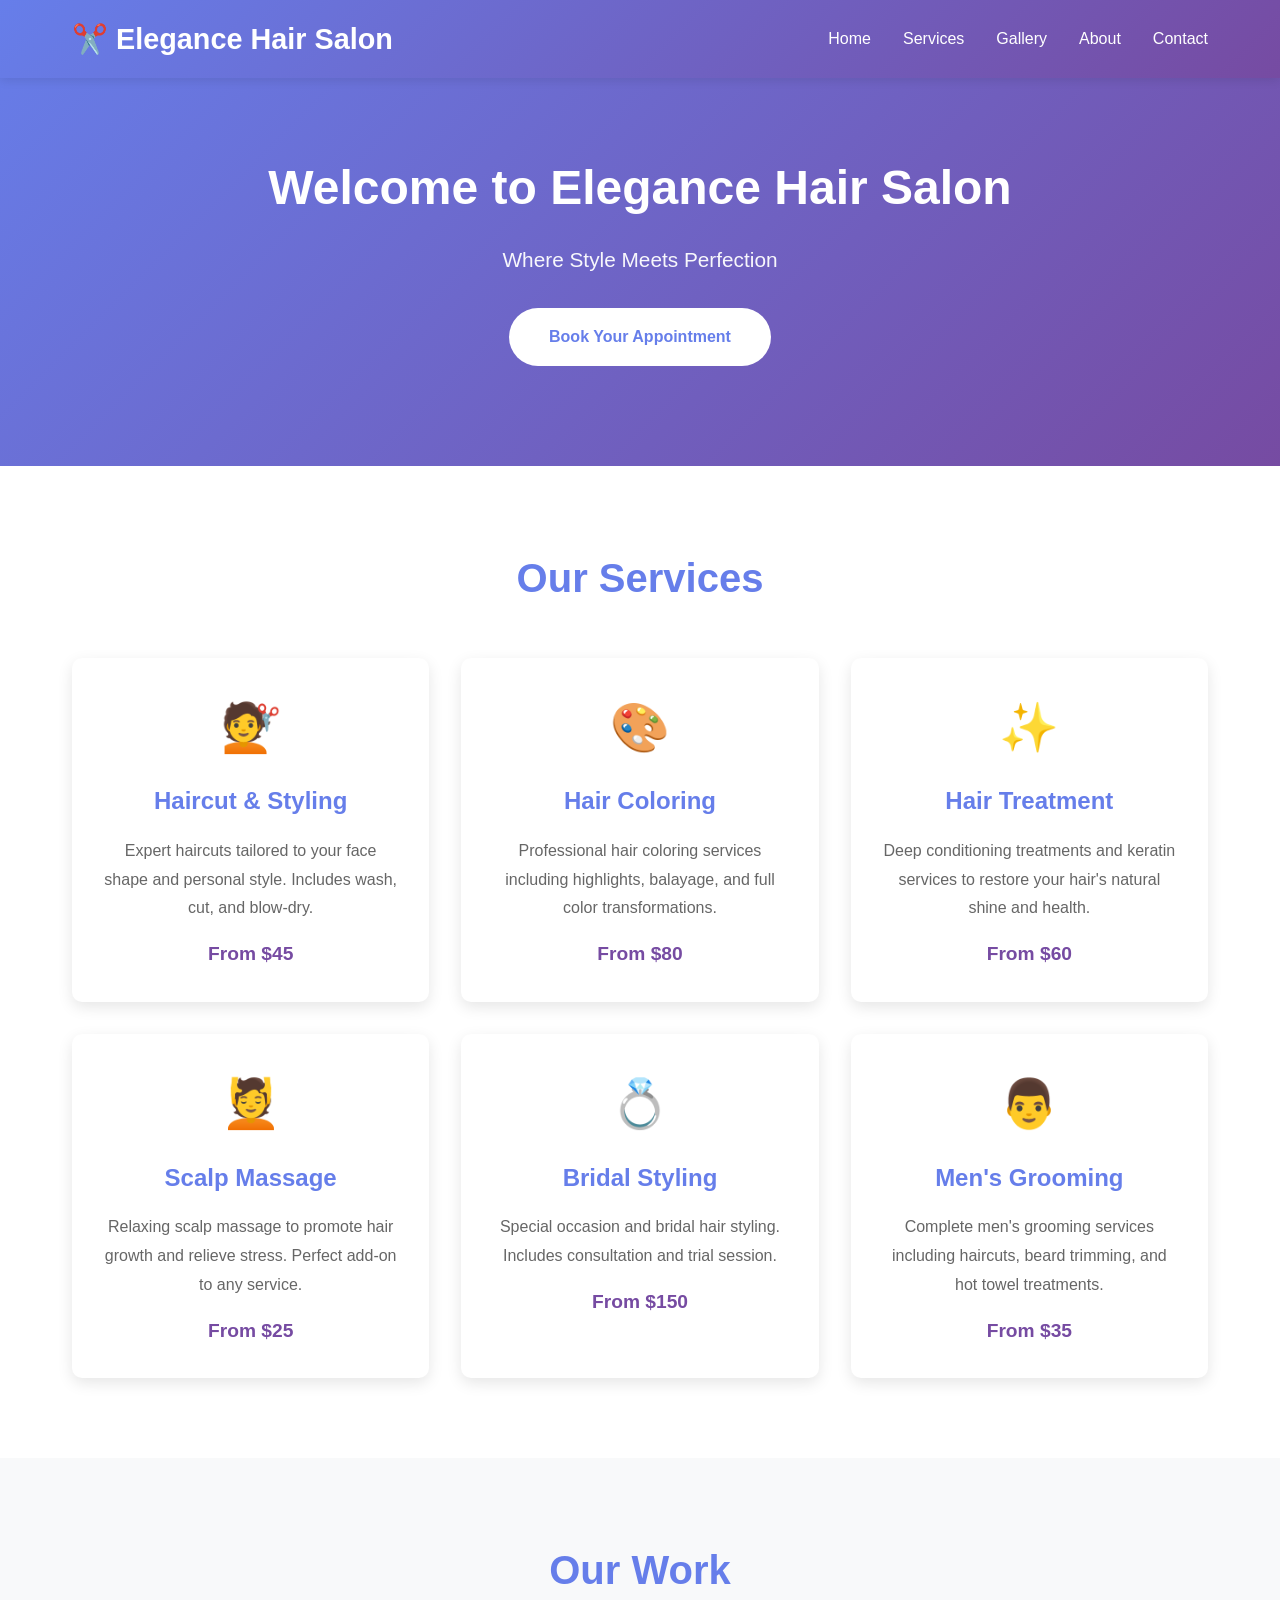
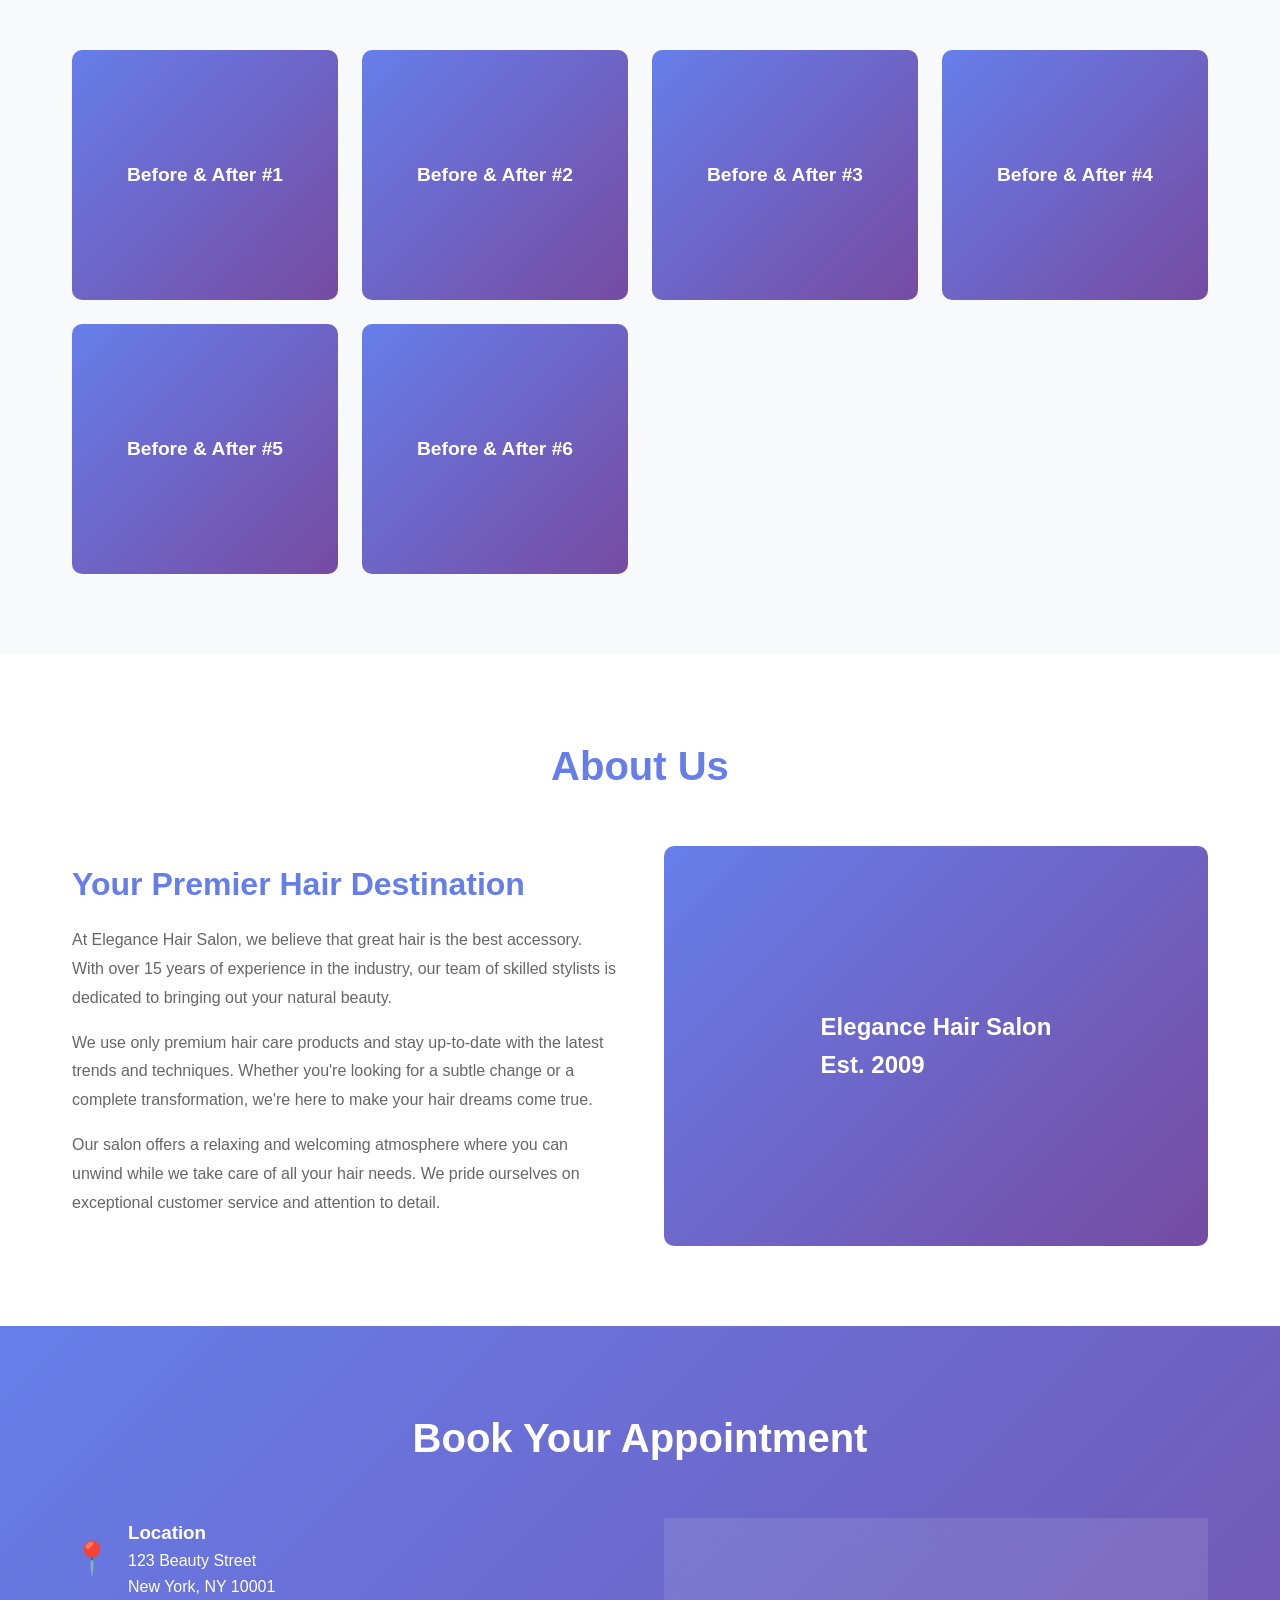
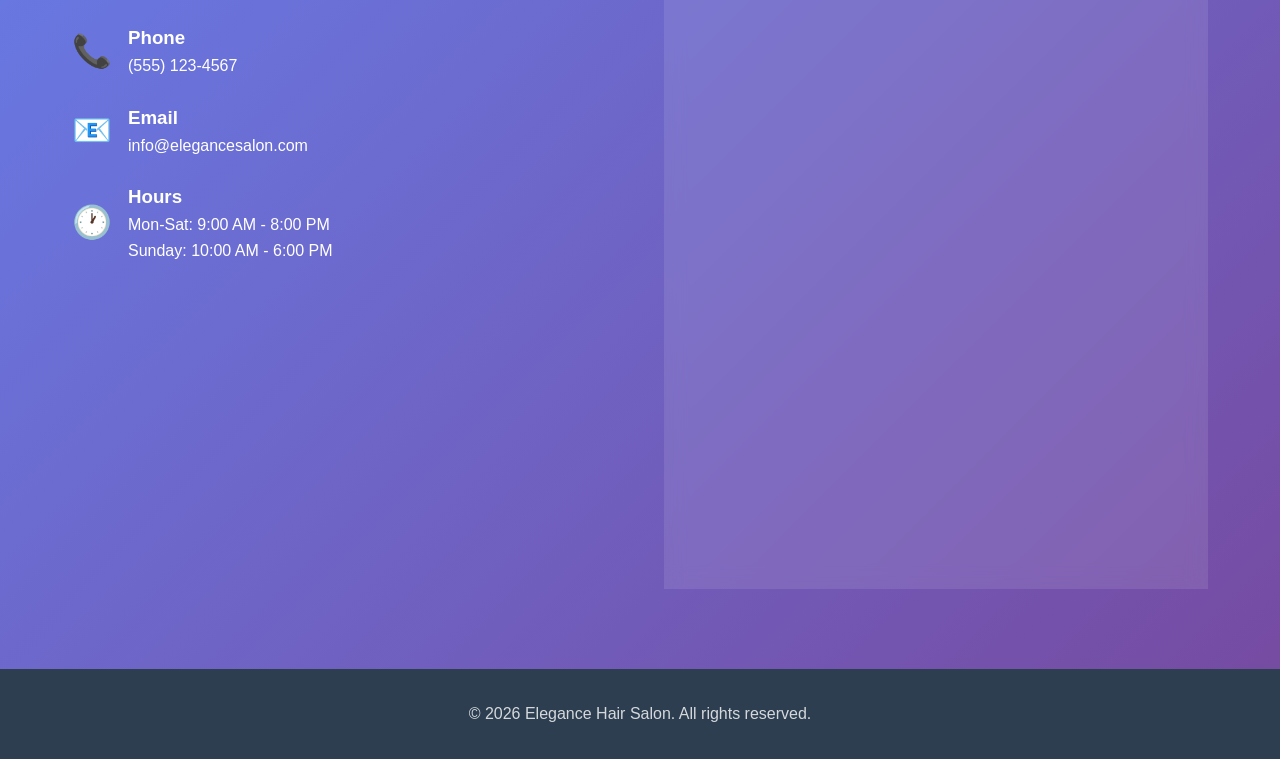
<file: index.html>
<!DOCTYPE html>
<html lang="en">
<head>
    <meta charset="UTF-8">
    <meta name="viewport" content="width=device-width, initial-scale=1.0">
    <title>Elegance Hair Salon - Premium Hairdressing Services</title>
    <style>
        :root {
            --primary-gradient: linear-gradient(135deg, #667eea 0%, #764ba2 100%);
            --primary-color: #667eea;
            --secondary-color: #764ba2;
        }

        * {
            margin: 0;
            padding: 0;
            box-sizing: border-box;
        }

        body {
            font-family: 'Segoe UI', Tahoma, Geneva, Verdana, sans-serif;
            line-height: 1.6;
            color: #333;
        }

        /* Header & Navigation */
        header {
            background: var(--primary-gradient);
            color: white;
            padding: 1rem 0;
            position: fixed;
            width: 100%;
            top: 0;
            z-index: 1000;
            box-shadow: 0 2px 10px rgba(0,0,0,0.1);
        }

        nav {
            display: flex;
            justify-content: space-between;
            align-items: center;
            max-width: 1200px;
            margin: 0 auto;
            padding: 0 2rem;
        }

        .logo {
            font-size: 1.8rem;
            font-weight: bold;
            text-decoration: none;
            color: white;
        }

        .nav-links {
            display: flex;
            list-style: none;
            gap: 2rem;
        }

        .nav-links a {
            color: white;
            text-decoration: none;
            font-weight: 500;
            transition: opacity 0.3s;
        }

        .nav-links a:hover {
            opacity: 0.8;
        }

        /* Hero Section */
        .hero {
            background: var(--primary-gradient);
            color: white;
            padding: 150px 2rem 100px;
            text-align: center;
        }

        .hero h1 {
            font-size: 3rem;
            margin-bottom: 1rem;
        }

        .hero p {
            font-size: 1.3rem;
            margin-bottom: 2rem;
            opacity: 0.95;
        }

        .btn {
            display: inline-block;
            padding: 1rem 2.5rem;
            background: white;
            color: var(--primary-color);
            text-decoration: none;
            border-radius: 50px;
            font-weight: bold;
            transition: transform 0.3s, box-shadow 0.3s;
        }

        .btn:hover {
            transform: translateY(-3px);
            box-shadow: 0 10px 20px rgba(0,0,0,0.2);
        }

        /* Container */
        .container {
            max-width: 1200px;
            margin: 0 auto;
            padding: 0 2rem;
        }

        /* Section Styling */
        section {
            padding: 80px 0;
        }

        .section-title {
            text-align: center;
            font-size: 2.5rem;
            margin-bottom: 3rem;
            color: var(--primary-color);
        }

        /* Services Section */
        .services-grid {
            display: grid;
            grid-template-columns: repeat(auto-fit, minmax(280px, 1fr));
            gap: 2rem;
        }

        .service-card {
            background: white;
            padding: 2rem;
            border-radius: 10px;
            box-shadow: 0 5px 15px rgba(0,0,0,0.1);
            transition: transform 0.3s, box-shadow 0.3s;
            text-align: center;
        }

        .service-card:hover {
            transform: translateY(-10px);
            box-shadow: 0 15px 30px rgba(0,0,0,0.2);
        }

        .service-icon {
            font-size: 3rem;
            margin-bottom: 1rem;
        }

        .service-card h3 {
            color: var(--primary-color);
            margin-bottom: 1rem;
            font-size: 1.5rem;
        }

        .service-card p {
            color: #666;
            line-height: 1.8;
        }

        .price {
            display: block;
            margin-top: 1rem;
            font-weight: bold;
            color: var(--secondary-color);
            font-size: 1.2rem;
        }

        /* Gallery Section */
        #gallery {
            background: #f8f9fa;
        }

        .gallery-grid {
            display: grid;
            grid-template-columns: repeat(auto-fit, minmax(250px, 1fr));
            gap: 1.5rem;
        }

        .gallery-item {
            background: var(--primary-gradient);
            height: 250px;
            border-radius: 10px;
            display: flex;
            align-items: center;
            justify-content: center;
            color: white;
            font-size: 1.2rem;
            font-weight: bold;
            transition: transform 0.3s;
        }

        .gallery-item:hover {
            transform: scale(1.05);
        }

        /* About Section */
        .about-content {
            display: flex;
            gap: 3rem;
            align-items: center;
        }

        .about-text {
            flex: 1;
        }

        .about-text h3 {
            color: var(--primary-color);
            margin-bottom: 1rem;
            font-size: 2rem;
        }

        .about-text p {
            color: #666;
            line-height: 1.8;
            margin-bottom: 1rem;
        }

        .about-image {
            flex: 1;
            background: var(--primary-gradient);
            height: 400px;
            border-radius: 10px;
            display: flex;
            align-items: center;
            justify-content: center;
            color: white;
            font-size: 1.5rem;
            font-weight: bold;
        }

        /* Contact Section */
        #contact {
            background: var(--primary-gradient);
            color: white;
        }

        #contact .section-title {
            color: white;
        }

        .contact-content {
            display: grid;
            grid-template-columns: repeat(auto-fit, minmax(300px, 1fr));
            gap: 3rem;
        }

        .contact-info {
            display: flex;
            flex-direction: column;
            gap: 1.5rem;
        }

        .contact-item {
            display: flex;
            align-items: center;
            gap: 1rem;
        }

        .contact-icon {
            font-size: 2rem;
        }

        .booking-form {
            background: rgba(255,255,255,0.1);
            padding: 2rem;
            border-radius: 10px;
            backdrop-filter: blur(10px);
        }

        .form-group {
            margin-bottom: 1.5rem;
        }

        .form-group label {
            display: block;
            margin-bottom: 0.5rem;
            font-weight: 500;
        }

        .form-group input,
        .form-group textarea,
        .form-group select {
            width: 100%;
            padding: 0.8rem;
            border: none;
            border-radius: 5px;
            background: rgba(255,255,255,0.9);
            color: #333;
        }

        .form-group textarea {
            resize: vertical;
            min-height: 100px;
        }

        .btn-submit {
            background: white;
            color: var(--primary-color);
            border: none;
            padding: 1rem 2rem;
            border-radius: 50px;
            font-weight: bold;
            cursor: pointer;
            transition: transform 0.3s;
        }

        .btn-submit:hover {
            transform: scale(1.05);
        }

        .form-success {
            display: none;
            background: rgba(255,255,255,0.2);
            padding: 1rem;
            border-radius: 5px;
            margin-bottom: 1rem;
            text-align: center;
        }

        /* Footer */
        footer {
            background: #2c3e50;
            color: white;
            text-align: center;
            padding: 2rem 0;
        }

        footer p {
            opacity: 0.8;
        }

        /* Responsive Design */
        @media (max-width: 768px) {
            .nav-links {
                gap: 1rem;
                font-size: 0.9rem;
            }

            .hero h1 {
                font-size: 2rem;
            }

            .hero p {
                font-size: 1rem;
            }

            .about-content {
                flex-direction: column;
            }

            .contact-content {
                grid-template-columns: 1fr;
            }
        }
    </style>
</head>
<body>
    <!-- Header & Navigation -->
    <header>
        <nav>
            <a href="#" class="logo">✂️ Elegance Hair Salon</a>
            <ul class="nav-links">
                <li><a href="#home">Home</a></li>
                <li><a href="#services">Services</a></li>
                <li><a href="#gallery">Gallery</a></li>
                <li><a href="#about">About</a></li>
                <li><a href="#contact">Contact</a></li>
            </ul>
        </nav>
    </header>

    <!-- Hero Section -->
    <section id="home" class="hero">
        <div class="container">
            <h1>Welcome to Elegance Hair Salon</h1>
            <p>Where Style Meets Perfection</p>
            <a href="#contact" class="btn">Book Your Appointment</a>
        </div>
    </section>

    <!-- Services Section -->
    <section id="services">
        <div class="container">
            <h2 class="section-title">Our Services</h2>
            <div class="services-grid">
                <div class="service-card">
                    <div class="service-icon">💇</div>
                    <h3>Haircut & Styling</h3>
                    <p>Expert haircuts tailored to your face shape and personal style. Includes wash, cut, and blow-dry.</p>
                    <span class="price">From $45</span>
                </div>
                <div class="service-card">
                    <div class="service-icon">🎨</div>
                    <h3>Hair Coloring</h3>
                    <p>Professional hair coloring services including highlights, balayage, and full color transformations.</p>
                    <span class="price">From $80</span>
                </div>
                <div class="service-card">
                    <div class="service-icon">✨</div>
                    <h3>Hair Treatment</h3>
                    <p>Deep conditioning treatments and keratin services to restore your hair's natural shine and health.</p>
                    <span class="price">From $60</span>
                </div>
                <div class="service-card">
                    <div class="service-icon">💆</div>
                    <h3>Scalp Massage</h3>
                    <p>Relaxing scalp massage to promote hair growth and relieve stress. Perfect add-on to any service.</p>
                    <span class="price">From $25</span>
                </div>
                <div class="service-card">
                    <div class="service-icon">💍</div>
                    <h3>Bridal Styling</h3>
                    <p>Special occasion and bridal hair styling. Includes consultation and trial session.</p>
                    <span class="price">From $150</span>
                </div>
                <div class="service-card">
                    <div class="service-icon">👨</div>
                    <h3>Men's Grooming</h3>
                    <p>Complete men's grooming services including haircuts, beard trimming, and hot towel treatments.</p>
                    <span class="price">From $35</span>
                </div>
            </div>
        </div>
    </section>

    <!-- Gallery Section -->
    <section id="gallery">
        <div class="container">
            <h2 class="section-title">Our Work</h2>
            <div class="gallery-grid">
                <div class="gallery-item">Before & After #1</div>
                <div class="gallery-item">Before & After #2</div>
                <div class="gallery-item">Before & After #3</div>
                <div class="gallery-item">Before & After #4</div>
                <div class="gallery-item">Before & After #5</div>
                <div class="gallery-item">Before & After #6</div>
            </div>
        </div>
    </section>

    <!-- About Section -->
    <section id="about">
        <div class="container">
            <h2 class="section-title">About Us</h2>
            <div class="about-content">
                <div class="about-text">
                    <h3>Your Premier Hair Destination</h3>
                    <p>
                        At Elegance Hair Salon, we believe that great hair is the best accessory. 
                        With over 15 years of experience in the industry, our team of skilled 
                        stylists is dedicated to bringing out your natural beauty.
                    </p>
                    <p>
                        We use only premium hair care products and stay up-to-date with the latest 
                        trends and techniques. Whether you're looking for a subtle change or a 
                        complete transformation, we're here to make your hair dreams come true.
                    </p>
                    <p>
                        Our salon offers a relaxing and welcoming atmosphere where you can unwind 
                        while we take care of all your hair needs. We pride ourselves on exceptional 
                        customer service and attention to detail.
                    </p>
                </div>
                <div class="about-image">
                    Elegance Hair Salon<br>Est. 2009
                </div>
            </div>
        </div>
    </section>

    <!-- Contact Section -->
    <section id="contact">
        <div class="container">
            <h2 class="section-title">Book Your Appointment</h2>
            <div class="contact-content">
                <div class="contact-info">
                    <div class="contact-item">
                        <span class="contact-icon">📍</span>
                        <div>
                            <h3>Location</h3>
                            <p>123 Beauty Street<br>New York, NY 10001</p>
                        </div>
                    </div>
                    <div class="contact-item">
                        <span class="contact-icon">📞</span>
                        <div>
                            <h3>Phone</h3>
                            <p>(555) 123-4567</p>
                        </div>
                    </div>
                    <div class="contact-item">
                        <span class="contact-icon">📧</span>
                        <div>
                            <h3>Email</h3>
                            <p>info@elegancesalon.com</p>
                        </div>
                    </div>
                    <div class="contact-item">
                        <span class="contact-icon">🕐</span>
                        <div>
                            <h3>Hours</h3>
                            <p>Mon-Sat: 9:00 AM - 8:00 PM<br>Sunday: 10:00 AM - 6:00 PM</p>
                        </div>
                    </div>
                </div>
                <div class="booking-form">
                    <form id="booking-form">
                        <div id="form-success" class="form-success">
                            ✓ Thank you for your booking request! We will contact you shortly to confirm your appointment.
                        </div>
                        <div class="form-group">
                            <label for="name">Your Name</label>
                            <input type="text" id="name" name="name" required>
                        </div>
                        <div class="form-group">
                            <label for="email">Email Address</label>
                            <input type="email" id="email" name="email" required>
                        </div>
                        <div class="form-group">
                            <label for="phone">Phone Number</label>
                            <input type="tel" id="phone" name="phone" required>
                        </div>
                        <div class="form-group">
                            <label for="service">Service</label>
                            <select id="service" name="service" required>
                                <option value="">Select a service</option>
                                <option value="haircut">Haircut & Styling</option>
                                <option value="coloring">Hair Coloring</option>
                                <option value="treatment">Hair Treatment</option>
                                <option value="massage">Scalp Massage</option>
                                <option value="bridal">Bridal Styling</option>
                                <option value="mens">Men's Grooming</option>
                            </select>
                        </div>
                        <div class="form-group">
                            <label for="message">Additional Notes</label>
                            <textarea id="message" name="message"></textarea>
                        </div>
                        <button type="submit" class="btn-submit">Book Now</button>
                    </form>
                </div>
            </div>
        </div>
    </section>

    <!-- Footer -->
    <footer>
        <div class="container">
            <p>&copy; 2026 Elegance Hair Salon. All rights reserved.</p>
        </div>
    </footer>

    <script>
        // Smooth scrolling for navigation links
        document.querySelectorAll('a[href^="#"]').forEach(anchor => {
            anchor.addEventListener('click', function (e) {
                e.preventDefault();
                const target = document.querySelector(this.getAttribute('href'));
                if (target) {
                    target.scrollIntoView({
                        behavior: 'smooth',
                        block: 'start'
                    });
                }
            });
        });

        // Form submission handling
        document.getElementById('booking-form').addEventListener('submit', function(e) {
            e.preventDefault();
            const successMessage = document.getElementById('form-success');
            successMessage.style.display = 'block';
            this.reset();
            setTimeout(function() {
                successMessage.style.display = 'none';
            }, 5000);
        });
    </script>
</body>
</html>
</file>
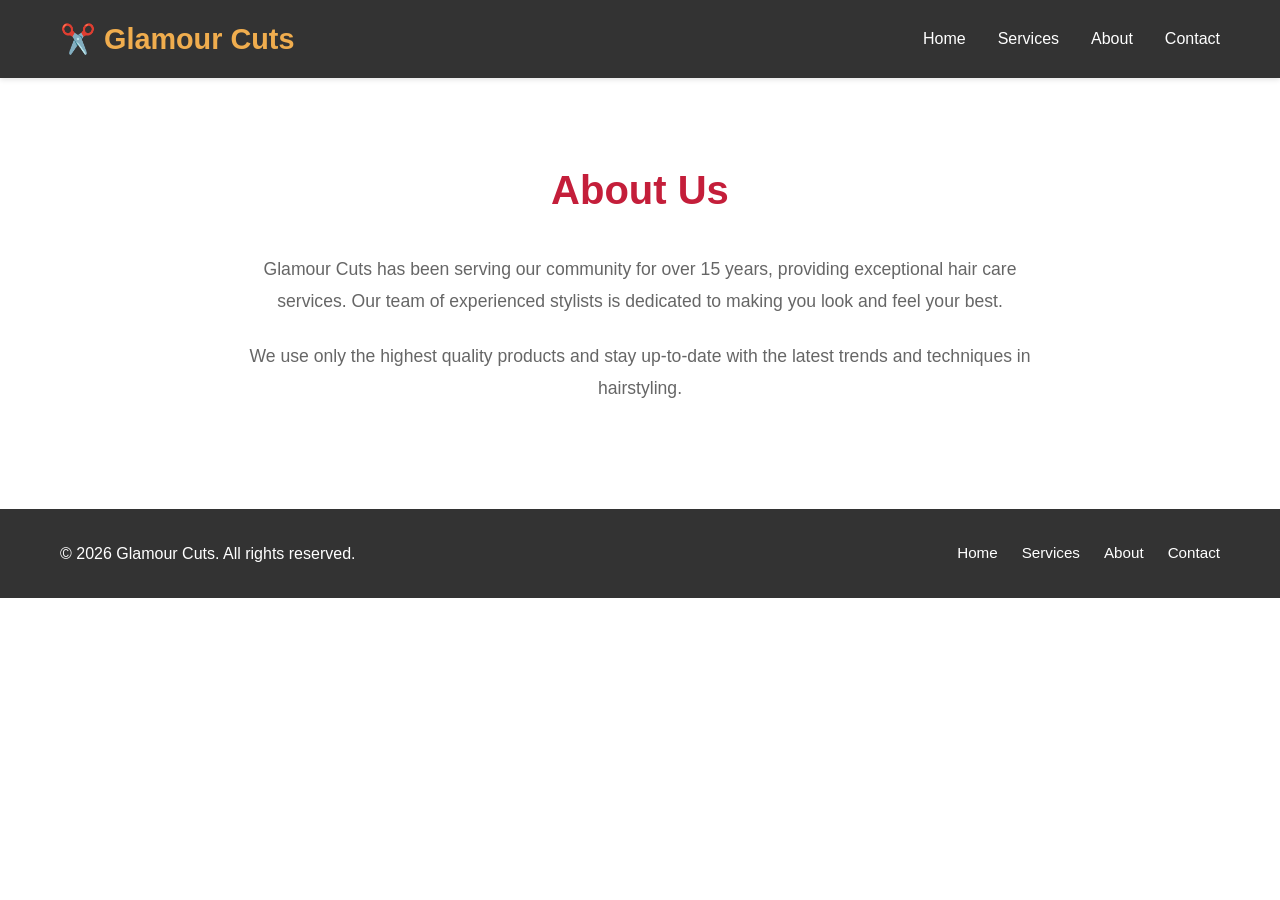
<file: about.html>
<!DOCTYPE html>
<html lang="en">
<head>
    <meta charset="UTF-8">
    <meta name="viewport" content="width=device-width, initial-scale=1.0">
    <title>About Us - Glamour Cuts</title>
    <link rel="stylesheet" href="https://cdnjs.cloudflare.com/ajax/libs/font-awesome/6.4.0/css/all.min.css">
    <link rel="stylesheet" href="styles.css">
</head>
<body>
    <!-- Header with Navigation -->
    <header class="header">
        <div class="container">
            <div class="header-content">
                <div class="logo">
                    <h1>✂️ Glamour Cuts</h1>
                </div>
                <nav class="navigation">
                    <ul class="nav-list">
                        <li><a href="index.html" class="nav-link">Home</a></li>
                        <li><a href="services.html" class="nav-link">Services</a></li>
                        <li><a href="about.html" class="nav-link">About</a></li>
                        <li><a href="contact.html" class="nav-link">Contact</a></li>
                    </ul>
                </nav>
                <button class="menu-toggle" id="menuToggle">☰</button>
            </div>
        </div>
    </header>

    <!-- Main Content -->
    <main class="main-content">
        <!-- About Section -->
        <section class="about">
            <div class="container">
                <h2>About Us</h2>
                <div class="about-content">
                    <p>Glamour Cuts has been serving our community for over 15 years, providing exceptional hair care services. Our team of experienced stylists is dedicated to making you look and feel your best.</p>
                    <p>We use only the highest quality products and stay up-to-date with the latest trends and techniques in hairstyling.</p>
                </div>
            </div>
        </section>
    </main>

    <!-- Footer -->
    <footer class="footer">
        <div class="container">
            <div class="footer-content">
                <p>&copy; 2026 Glamour Cuts. All rights reserved.</p>
                <div class="footer-links">
                    <a href="index.html">Home</a>
                    <a href="services.html">Services</a>
                    <a href="about.html">About</a>
                    <a href="contact.html">Contact</a>
                </div>
            </div>
        </div>
    </footer>

    <script src="script.js"></script>
</body>
</html>
</file>
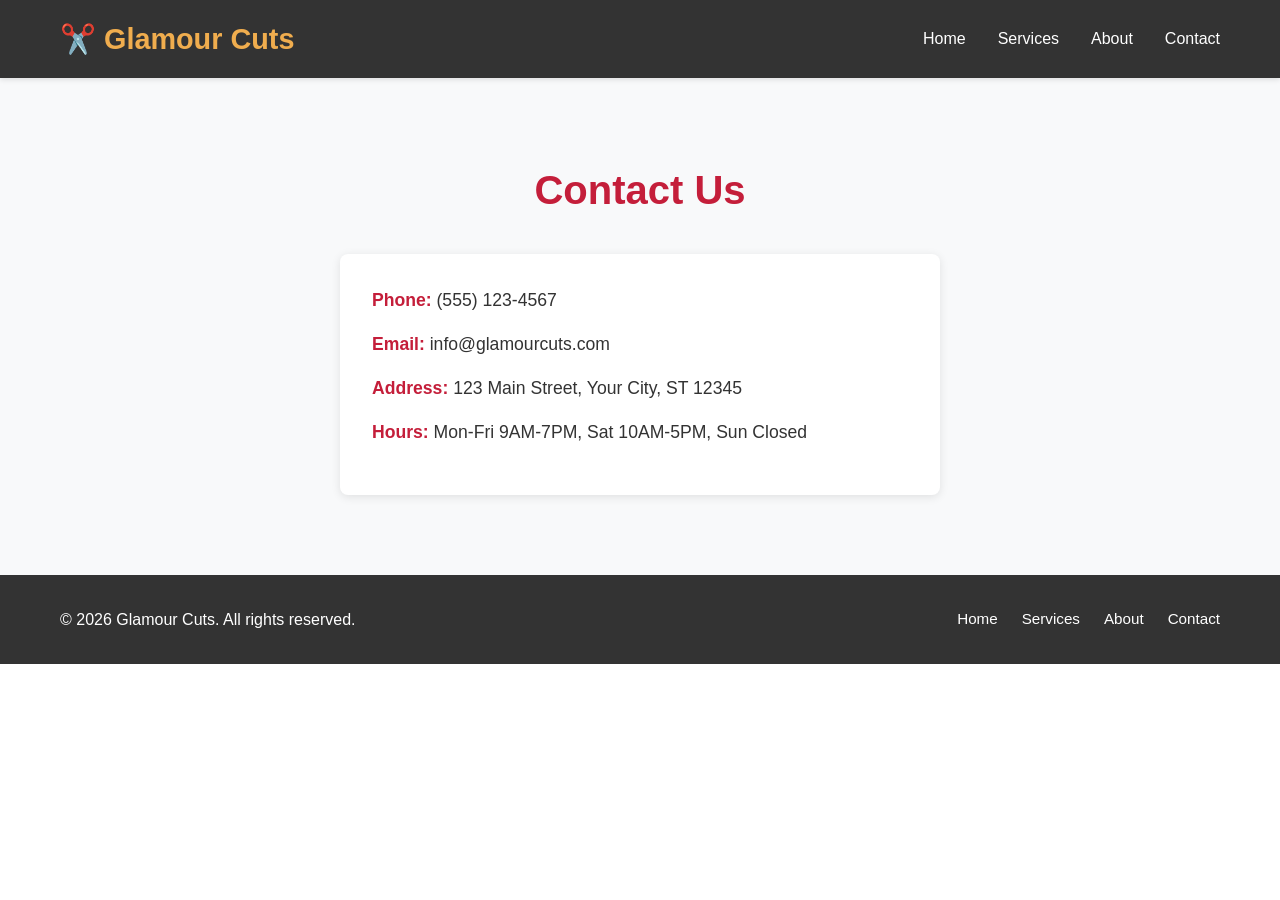
<file: contact.html>
<!DOCTYPE html>
<html lang="en">
<head>
    <meta charset="UTF-8">
    <meta name="viewport" content="width=device-width, initial-scale=1.0">
    <title>Contact Us - Glamour Cuts</title>
    <link rel="stylesheet" href="https://cdnjs.cloudflare.com/ajax/libs/font-awesome/6.4.0/css/all.min.css">
    <link rel="stylesheet" href="styles.css">
</head>
<body>
    <!-- Header with Navigation -->
    <header class="header">
        <div class="container">
            <div class="header-content">
                <div class="logo">
                    <h1>✂️ Glamour Cuts</h1>
                </div>
                <nav class="navigation">
                    <ul class="nav-list">
                        <li><a href="index.html" class="nav-link">Home</a></li>
                        <li><a href="services.html" class="nav-link">Services</a></li>
                        <li><a href="about.html" class="nav-link">About</a></li>
                        <li><a href="contact.html" class="nav-link">Contact</a></li>
                    </ul>
                </nav>
                <button class="menu-toggle" id="menuToggle">☰</button>
            </div>
        </div>
    </header>

    <!-- Main Content -->
    <main class="main-content">
        <!-- Contact Section -->
        <section class="contact">
            <div class="container">
                <h2>Contact Us</h2>
                <div class="contact-content">
                    <div class="contact-info">
                        <p><strong>Phone:</strong> (555) 123-4567</p>
                        <p><strong>Email:</strong> info@glamourcuts.com</p>
                        <p><strong>Address:</strong> 123 Main Street, Your City, ST 12345</p>
                        <p><strong>Hours:</strong> Mon-Fri 9AM-7PM, Sat 10AM-5PM, Sun Closed</p>
                    </div>
                </div>
            </div>
        </section>
    </main>

    <!-- Footer -->
    <footer class="footer">
        <div class="container">
            <div class="footer-content">
                <p>&copy; 2026 Glamour Cuts. All rights reserved.</p>
                <div class="footer-links">
                    <a href="index.html">Home</a>
                    <a href="services.html">Services</a>
                    <a href="about.html">About</a>
                    <a href="contact.html">Contact</a>
                </div>
            </div>
        </div>
    </footer>

    <script src="script.js"></script>
</body>
</html>
</file>
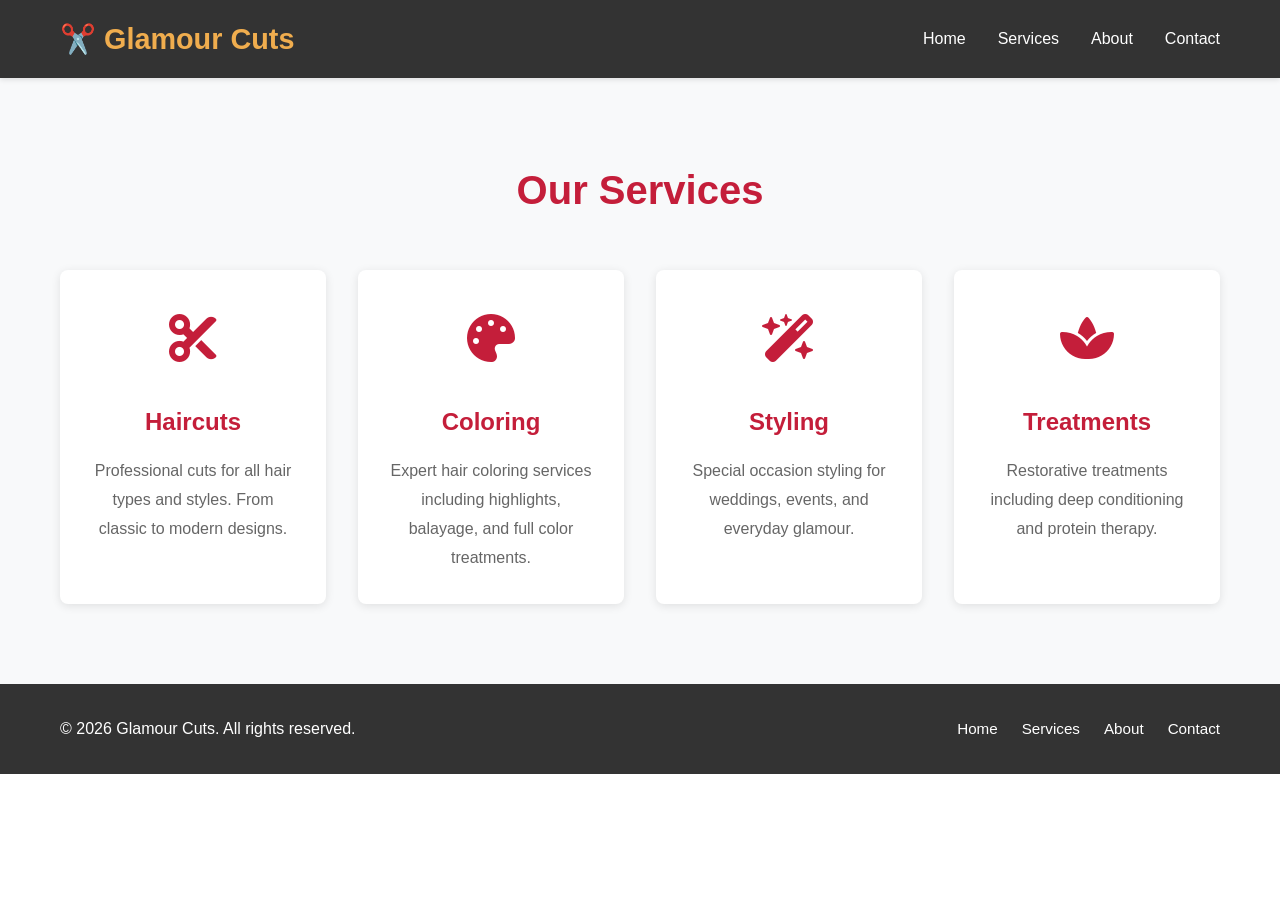
<file: services.html>
<!DOCTYPE html>
<html lang="en">
<head>
    <meta charset="UTF-8">
    <meta name="viewport" content="width=device-width, initial-scale=1.0">
    <title>Services - Glamour Cuts</title>
    <link rel="stylesheet" href="https://cdnjs.cloudflare.com/ajax/libs/font-awesome/6.4.0/css/all.min.css">
    <link rel="stylesheet" href="styles.css">
</head>
<body>
    <!-- Header with Navigation -->
    <header class="header">
        <div class="container"> 
            <div class="header-content">
                <div class="logo">
                    <h1>✂️ Glamour Cuts</h1>
                </div>
                <nav class="navigation">
                    <ul class="nav-list">
                        <li><a href="index.html" class="nav-link">Home</a></li>
                        <li><a href="services.html" class="nav-link">Services</a></li>
                        <li><a href="about.html" class="nav-link">About</a></li>
                        <li><a href="contact.html" class="nav-link">Contact</a></li>
                    </ul>
                </nav>
                <button class="menu-toggle" id="menuToggle">☰</button>
            </div>
        </div>
    </header>

    <!-- Main Content -->
    <main class="main-content">
        <!-- Services Section -->
        <section class="services">
            <div class="container">
                <h2>Our Services</h2>
                <div class="services-grid">
                    <div class="service-card">
                        <div class="service-icon">
                            <i class="fas fa-scissors"></i>
                        </div>
                        <h3>Haircuts</h3>
                        <p>Professional cuts for all hair types and styles. From classic to modern designs.</p>
                    </div>
                    <div class="service-card">
                        <div class="service-icon">
                            <i class="fas fa-palette"></i>
                        </div>
                        <h3>Coloring</h3>
                        <p>Expert hair coloring services including highlights, balayage, and full color treatments.</p>
                    </div>
                    <div class="service-card">
                        <div class="service-icon">
                            <i class="fas fa-wand-magic-sparkles"></i>
                        </div>
                        <h3>Styling</h3>
                        <p>Special occasion styling for weddings, events, and everyday glamour.</p>
                    </div>
                    <div class="service-card">
                        <div class="service-icon">
                            <i class="fas fa-spa"></i>
                        </div>
                        <h3>Treatments</h3>
                        <p>Restorative treatments including deep conditioning and protein therapy.</p>
                    </div>
                </div>
            </div>
        </section>
    </main>

    <!-- Footer -->
    <footer class="footer">
        <div class="container">
            <div class="footer-content">
                <p>&copy; 2026 Glamour Cuts. All rights reserved.</p>
                <div class="footer-links">
                    <a href="index.html">Home</a>
                    <a href="services.html">Services</a>
                    <a href="about.html">About</a>
                    <a href="contact.html">Contact</a>
                </div>
            </div>
        </div>
    </footer>

    <script src="script.js"></script>
</body>
</html>
</file>
<file: styles.css>
* {
    margin: 0;
    padding: 0;
    box-sizing: border-box;
}

:root {
    --primary-color: #c41e3a;
    --secondary-color: #333;
    --accent-color: #f0ad4e;
    --light-bg: #f8f9fa;
    --text-dark: #333;
    --text-light: #666;
    --border-radius: 8px;
    --transition: all 0.3s ease;
}

body {
    font-family: 'Segoe UI', Tahoma, Geneva, Verdana, sans-serif;
    line-height: 1.6;
    color: var(--text-dark);
    overflow-x: hidden;
}

.container {
    max-width: 1200px;
    margin: 0 auto;
    padding: 0 20px;
}

/* Header Styles */
.header {
    background: var(--secondary-color);
    color: white;
    padding: 1rem 0;
    position: sticky;
    top: 0;
    z-index: 100;
    box-shadow: 0 2px 5px rgba(0, 0, 0, 0.1);
}

.header-content {
    display: flex;
    justify-content: space-between;
    align-items: center;
}

.logo h1 {
    font-size: 1.8rem;
    color: var(--accent-color);
}

.navigation .nav-list {
    display: flex;
    list-style: none;
    gap: 2rem;
}

.nav-link {
    color: white;
    text-decoration: none;
    transition: var(--transition);
    font-weight: 500;
}

.nav-link:hover {
    color: var(--accent-color);
}

.menu-toggle {
    display: none;
    background: none;
    border: none;
    color: white;
    font-size: 1.5rem;
    cursor: pointer;
}

/* Hero Section */
.hero {
    background: linear-gradient(135deg, var(--primary-color) 0%, #d63851 100%);
    color: white;
    padding: 100px 20px;
    text-align: center;
    min-height: 500px;
    display: flex;
    align-items: center;
    justify-content: center;
}

.hero-content h2 {
    font-size: 3rem;
    margin-bottom: 1rem;
    text-shadow: 2px 2px 4px rgba(0, 0, 0, 0.3);
}

.hero-content p {
    font-size: 1.5rem;
    margin-bottom: 2rem;
    opacity: 0.95;
}

.cta-button {
    background-color: var(--accent-color);
    color: var(--text-dark);
    padding: 12px 30px;
    font-size: 1.1rem;
    border: none;
    border-radius: var(--border-radius);
    cursor: pointer;
    font-weight: 600;
    transition: var(--transition);
    box-shadow: 0 4px 15px rgba(0, 0, 0, 0.2);
}

.cta-button:hover {
    background-color: #e59e3d;
    transform: translateY(-2px);
    box-shadow: 0 6px 20px rgba(0, 0, 0, 0.3);
}

/* Services Section */
.services {
    padding: 80px 20px;
    background: var(--light-bg);
}

.services h2 {
    text-align: center;
    font-size: 2.5rem;
    margin-bottom: 3rem;
    color: var(--primary-color);
}

.services-grid {
    display: grid;
    grid-template-columns: repeat(auto-fit, minmax(250px, 1fr));
    gap: 2rem;
}

.service-card {
    background: white;
    padding: 2rem;
    border-radius: var(--border-radius);
    box-shadow: 0 2px 10px rgba(0, 0, 0, 0.1);
    transition: var(--transition);
    text-align: center;
}

.service-card:hover {
    transform: translateY(-10px);
    box-shadow: 0 8px 25px rgba(0, 0, 0, 0.15);
}

.service-icon {
    font-size: 3rem;
    color: var(--primary-color);
    margin-bottom: 1.5rem;
    transition: var(--transition);
}

.service-card:hover .service-icon {
    color: var(--accent-color);
    transform: scale(1.1);
}

.service-card h3 {
    color: var(--primary-color);
    font-size: 1.5rem;
    margin-bottom: 1rem;
}

.service-card p {
    color: var(--text-light);
    line-height: 1.8;
}

/* Gallery Section */
.gallery {
    padding: 80px 20px;
    background: white;
}

.gallery h2 {
    text-align: center;
    font-size: 2.5rem;
    margin-bottom: 1rem;
    color: var(--primary-color);
}

.gallery-subtitle {
    text-align: center;
    color: var(--text-light);
    margin-bottom: 2rem;
    font-size: 1.1rem;
}

.gallery-filters {
    display: flex;
    justify-content: center;
    gap: 1rem;
    margin-bottom: 3rem;
    flex-wrap: wrap;
}

.filter-btn {
    padding: 10px 25px;
    border: 2px solid var(--primary-color);
    background: white;
    color: var(--primary-color);
    border-radius: var(--border-radius);
    cursor: pointer;
    font-size: 1rem;
    font-weight: 600;
    transition: var(--transition);
}

.filter-btn:hover,
.filter-btn.active {
    background: var(--primary-color);
    color: white;
}

.gallery-grid {
    display: grid;
    grid-template-columns: repeat(auto-fit, minmax(280px, 1fr));
    gap: 2rem;
}

.gallery-item {
    position: relative;
    overflow: hidden;
    border-radius: var(--border-radius);
    box-shadow: 0 2px 15px rgba(0, 0, 0, 0.1);
    transition: var(--transition);
    cursor: pointer;
    height: 300px;
}

.gallery-item img {
    width: 100%;
    height: 100%;
    object-fit: cover;
    transition: var(--transition);
}

.gallery-item:hover img {
    transform: scale(1.1);
}

.gallery-overlay {
    position: absolute;
    top: 0;
    left: 0;
    right: 0;
    bottom: 0;
    background: linear-gradient(135deg, rgba(196, 30, 58, 0.8) 0%, rgba(214, 56, 81, 0.9) 100%);
    display: flex;
    flex-direction: column;
    justify-content: center;
    align-items: center;
    color: white;
    opacity: 0;
    transition: var(--transition);
    text-align: center;
    padding: 2rem;
}

.gallery-item:hover .gallery-overlay {
    opacity: 1;
}

.gallery-overlay h3 {
    font-size: 1.5rem;
    margin-bottom: 0.5rem;
}

.gallery-overlay p {
    font-size: 1rem;
    opacity: 0.9;
}

.gallery-item.hidden {
    display: none;
}

/* About Section */
.about {
    padding: 80px 20px;
    background: white;
}

.about h2 {
    text-align: center;
    font-size: 2.5rem;
    margin-bottom: 2rem;
    color: var(--primary-color);
}

.about-content {
    max-width: 800px;
    margin: 0 auto;
    text-align: center;
    color: var(--text-light);
    line-height: 1.8;
}

.about-content p {
    margin-bottom: 1.5rem;
    font-size: 1.1rem;
}

/* Contact Section */
.contact {
    padding: 80px 20px;
    background: var(--light-bg);
}

.contact h2 {
    text-align: center;
    font-size: 2.5rem;
    margin-bottom: 2rem;
    color: var(--primary-color);
}

.contact-content {
    max-width: 600px;
    margin: 0 auto;
    background: white;
    padding: 2rem;
    border-radius: var(--border-radius);
    box-shadow: 0 2px 10px rgba(0, 0, 0, 0.1);
}

.contact-info p {
    margin-bottom: 1rem;
    font-size: 1.1rem;
    color: var(--text-dark);
}

.contact-info strong {
    color: var(--primary-color);
}

/* Footer */
.footer {
    background: var(--secondary-color);
    color: white;
    padding: 2rem;
    text-align: center;
}

.footer-content {
    display: flex;
    justify-content: space-between;
    align-items: center;
    flex-wrap: wrap;
    gap: 1rem;
}

.footer-links {
    display: flex;
    gap: 1.5rem;
}

.footer-links a {
    color: white;
    text-decoration: none;
    transition: var(--transition);
    font-size: 0.95rem;
}

.footer-links a:hover {
    color: var(--accent-color);
}

/* Responsive Design */
@media (max-width: 768px) {
    .menu-toggle {
        display: block;
    }

    .navigation .nav-list {
        display: none;
        position: absolute;
        top: 60px;
        left: 0;
        right: 0;
        flex-direction: column;
        background: var(--secondary-color);
        gap: 0;
        padding: 1rem 0;
    }

    .navigation.active .nav-list {
        display: flex;
    }

    .nav-list li {
        width: 100%;
        text-align: center;
        padding: 0.5rem 0;
    }

    .hero-content h2 {
        font-size: 2rem;
    }

    .hero-content p {
        font-size: 1.2rem;
    }

    .services h2,
    .about h2,
    .contact h2 {
        font-size: 2rem;
    }

    .footer-content {
        flex-direction: column;
    }

    .footer-links {
        flex-direction: column;
        gap: 1rem;
    }
}

@media (max-width: 480px) {
    .logo h1 {
        font-size: 1.3rem;
    }

    .hero {
        min-height: 400px;
        padding: 50px 20px;
    }

    .hero-content h2 {
        font-size: 1.5rem;
    }

    .hero-content p {
        font-size: 1rem;
    }

    .cta-button {
        padding: 10px 20px;
        font-size: 1rem;
    }

    .services-grid {
        grid-template-columns: 1fr;
    }
}
</file>
